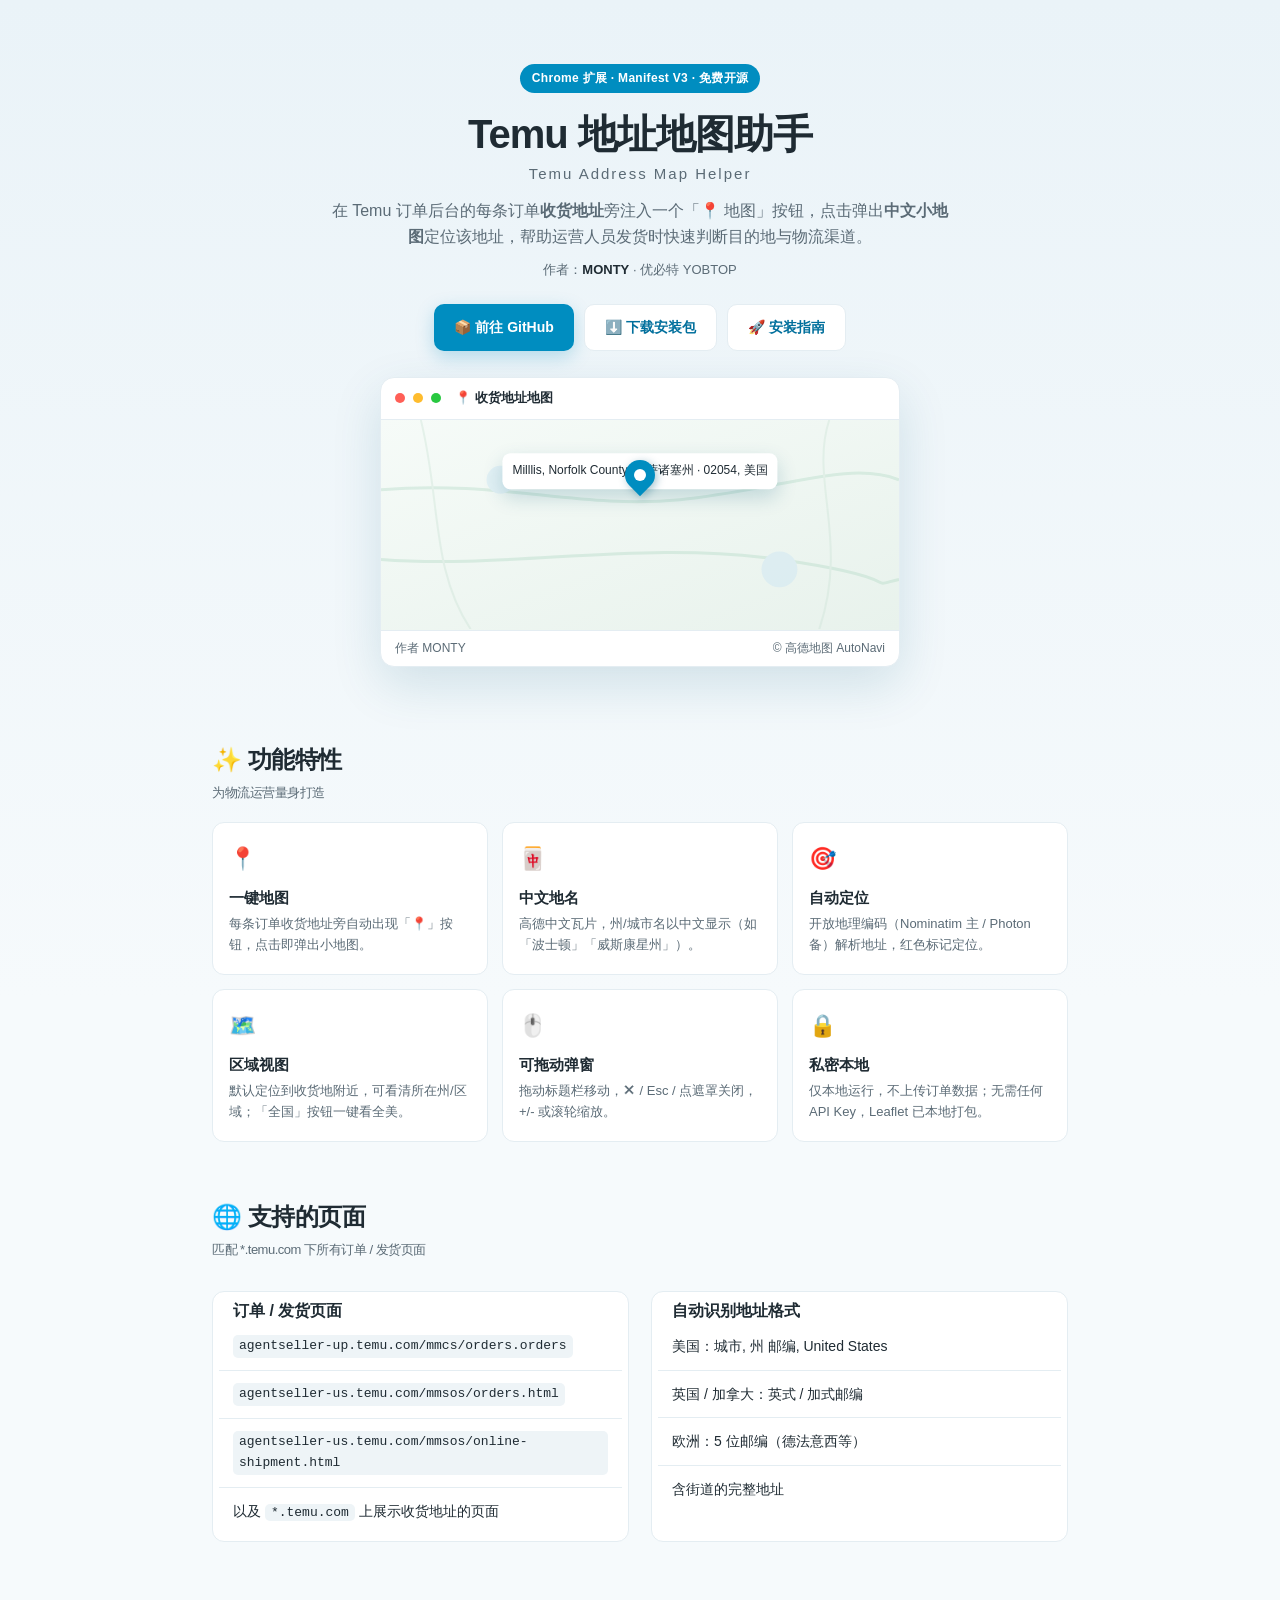
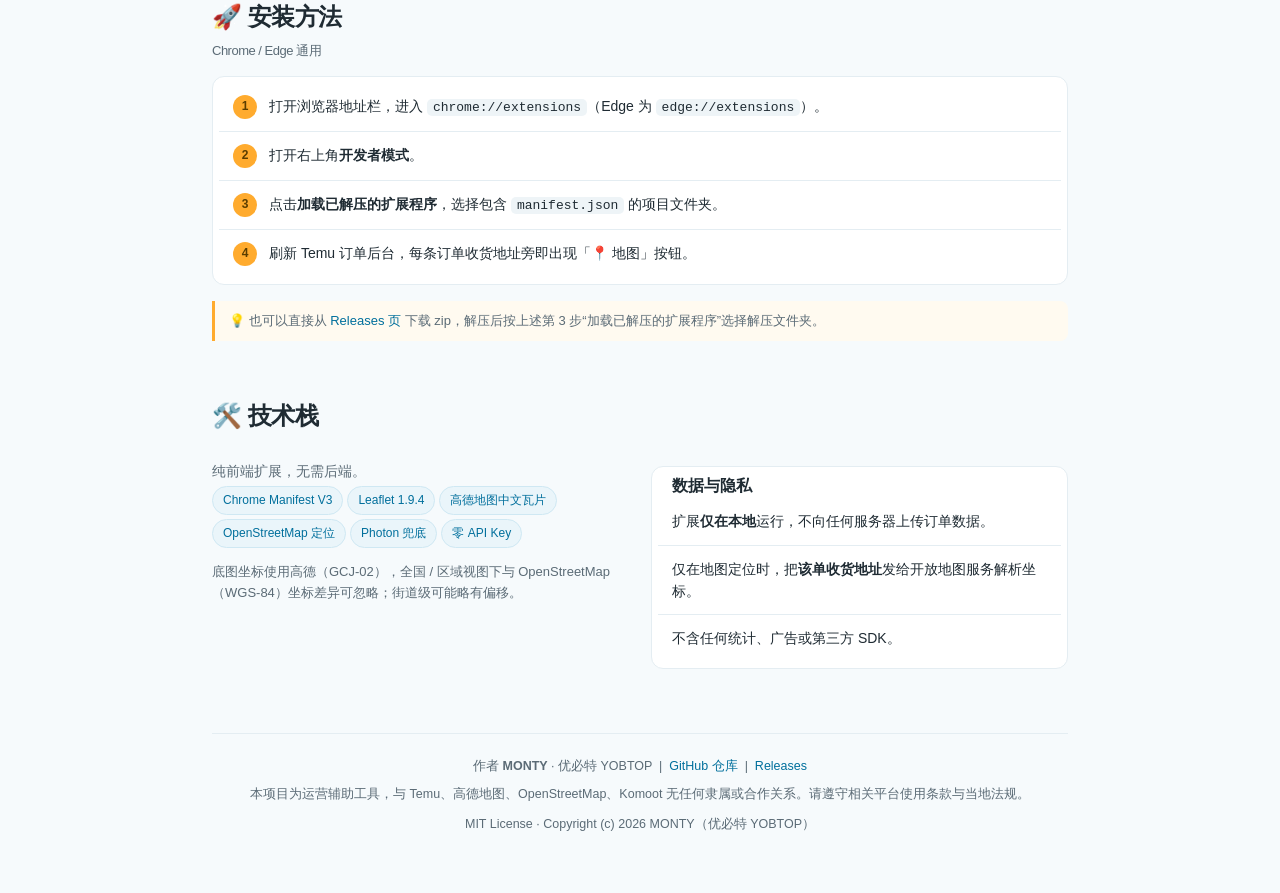
<file: docs/index.html>
<!DOCTYPE html>
<html lang="zh-CN">
<head>
<meta charset="utf-8">
<meta name="viewport" content="width=device-width, initial-scale=1">
<title>Temu 地址地图助手 · 浏览器扩展</title>
<meta name="description" content="在 Temu 订单后台的收货地址旁注入「📍 地图」按钮，点击弹出中文小地图定位地址，辅助运营判断物流渠道。Chrome Manifest V3 扩展。">
<link rel="icon" href="data:image/svg+xml,%3Csvg xmlns='http://www.w3.org/2000/svg' viewBox='0 0 32 32'%3E%3Crect width='32' height='32' rx='7' fill='%23008dc0'/%3E%3Cpath d='M16 25 L9 13 A7 7 0 1 1 23 13 Z' fill='%23fff'/%3E%3Ccircle cx='16' cy='13' r='3.2' fill='%23008dc0'/%3E%3C/svg%3E">
<style>
  :root{
    --blue:#008dc0; --blue-d:#006f9c; --ink:#1f2b33; --muted:#5b6b76;
    --bg:#f3f7fa; --card:#fff; --line:#e4edf2; --accent:#ffab2e;
  }
  *{box-sizing:border-box;margin:0;padding:0}
  body{font-family:-apple-system,BlinkMacSystemFont,"Segoe UI",Roboto,"PingFang SC","Microsoft YaHei",sans-serif;color:var(--ink);background:linear-gradient(180deg,#eaf3f8,#f6fafc 40%);line-height:1.6}
  a{color:var(--blue-d);text-decoration:none}
  a:hover{text-decoration:underline}
  .wrap{max-width:900px;margin:0 auto;padding:40px 22px 60px}
  /* hero */
  .hero{text-align:center;padding:24px 0 8px}
  .pill{display:inline-block;font-size:12px;font-weight:600;letter-spacing:.3px;color:#fff;background:var(--blue);padding:5px 12px;border-radius:20px;margin-bottom:18px}
  .hero h1{font-size:40px;line-height:1.15;font-weight:800;letter-spacing:-1px}
  .hero h1 .en{display:block;font-size:15px;font-weight:500;color:var(--muted);letter-spacing:2px;margin-top:8px}
  .hero p.sub{font-size:16px;color:var(--muted);max-width:620px;margin:16px auto 6px}
  .author{font-size:13px;color:var(--muted);margin-top:10px}
  .author b{color:var(--ink)}
  .btns{display:flex;flex-wrap:wrap;gap:10px;justify-content:center;margin:24px 0 8px}
  .btn{display:inline-flex;align-items:center;gap:7px;padding:11px 20px;border-radius:10px;font-size:14px;font-weight:600;background:var(--blue);color:#fff !important;text-decoration:none;box-shadow:0 6px 18px rgba(0,141,192,.25);transition:.15s}
  .btn:hover{background:var(--blue-d);transform:translateY(-1px)}
  .btn.ghost{background:#fff;color:var(--blue-d) !important;border:1px solid var(--line);box-shadow:none}
  .btn.ghost:hover{border-color:var(--blue);background:#f2fafc}
  /* visual mockup */
  .mock{max-width:520px;margin:26px auto 10px;background:#fff;border:1px solid var(--line);border-radius:14px;box-shadow:0 18px 50px rgba(0,90,120,.14);overflow:hidden}
  .mock-head{display:flex;align-items:center;gap:8px;padding:10px 14px;border-bottom:1px solid var(--line);font-size:13px}
  .mock-dot{width:10px;height:10px;border-radius:50%;background:#ff5f57}
  .mock-dot:nth-child(2){background:#febc2e}.mock-dot:nth-child(3){background:#28c840}
  .mock-title{margin-left:6px;font-weight:600}
  .mock-body{position:relative;height:210px;background:linear-gradient(160deg,#f6fbf8,#e8f2ec)}
  .mock-map-lines{position:absolute;inset:0;opacity:.5}
  .pin{position:absolute;left:50%;top:40%;transform:translate(-50%,-100%);width:34px;height:44px}
  .pin::before{content:"";position:absolute;left:2px;top:0;width:30px;height:30px;border-radius:50% 50% 50% 0;background:var(--blue);transform:rotate(-45deg);box-shadow:0 3px 8px rgba(0,90,120,.35)}
  .pin::after{content:"";position:absolute;left:11px;top:9px;width:12px;height:12px;border-radius:50%;background:#fff}
  .pop{position:absolute;left:50%;top:38%;transform:translate(-50%,-130%);background:#fff;border-radius:8px;box-shadow:0 8px 20px rgba(0,90,120,.2);padding:8px 10px;font-size:12px;white-space:nowrap}
  .mock-foot{display:flex;align-items:center;justify-content:space-between;padding:8px 14px;border-top:1px solid var(--line);font-size:12px;color:var(--muted)}
  /* sections */
  h2{font-size:24px;font-weight:800;margin:56px 0 6px;letter-spacing:-.5px}
  h2 small{display:block;font-size:13px;font-weight:500;color:var(--muted);margin-top:4px}
  .cards{display:grid;grid-template-columns:repeat(auto-fit,minmax(210px,1fr));gap:14px;margin-top:18px}
  .card{background:var(--card);border:1px solid var(--line);border-radius:12px;padding:18px 16px}
  .card .ic{font-size:22px}
  .card h3{font-size:15px;font-weight:700;margin:10px 0 4px}
  .card p{font-size:13px;color:var(--muted)}
  .list{background:var(--card);border:1px solid var(--line);border-radius:12px;padding:6px 6px;margin-top:14px}
  .list ol,.list ul{margin:0;padding:0;list-style:none}
  .list li{display:flex;gap:12px;padding:12px 14px;border-bottom:1px solid var(--line);font-size:14px}
  .list li:last-child{border-bottom:none}
  .li-num{flex:none;width:24px;height:24px;border-radius:50%;background:var(--blue);color:#fff;font-size:12px;font-weight:700;display:flex;align-items:center;justify-content:center}
  .steps .li-num{background:var(--accent);color:#5a3d00}
  code{font-family:ui-monospace,SFMono-Regular,Menlo,monospace;background:#eef4f7;padding:1px 6px;border-radius:5px;font-size:13px}
  .grid2{display:grid;grid-template-columns:repeat(auto-fit,minmax(260px,1fr));gap:22px;margin-top:16px}
  .tag{display:inline-block;font-size:12px;color:var(--blue-d);background:#eaf5fa;border:1px solid #cfe8f3;padding:4px 10px;border-radius:16px;margin:4px 4px 0 0}
  .note{font-size:13px;color:var(--muted);border-left:3px solid var(--accent);background:#fffaf0;padding:10px 14px;border-radius:0 8px 8px 0;margin-top:16px}
  footer{margin-top:64px;padding-top:22px;border-top:1px solid var(--line);font-size:12.5px;color:var(--muted);text-align:center}
  footer a{color:var(--blue-d)}
</style>
</head>
<body>
<div class="wrap">

  <div class="hero">
    <span class="pill">Chrome 扩展 · Manifest V3 · 免费开源</span>
    <h1>Temu 地址地图助手<span class="en">Temu Address Map Helper</span></h1>
    <p class="sub">在 Temu 订单后台的每条订单<strong>收货地址</strong>旁注入一个「📍 地图」按钮，点击弹出<strong>中文小地图</strong>定位该地址，帮助运营人员发货时快速判断目的地与物流渠道。</p>
    <div class="author">作者：<b>MONTY</b> · 优必特 YOBTOP</div>
    <div class="btns">
      <a class="btn" href="https://github.com/monty8800/temu-address-map-helper">📦 前往 GitHub</a>
      <a class="btn ghost" href="https://github.com/monty8800/temu-address-map-helper/releases">⬇️ 下载安装包</a>
      <a class="btn ghost" href="#install">🚀 安装指南</a>
    </div>

    <!-- 运行示意 -->
    <div class="mock">
      <div class="mock-head"><span class="mock-dot"></span><span class="mock-dot"></span><span class="mock-dot"></span><span class="mock-title">📍 收货地址地图</span></div>
      <div class="mock-body">
        <svg class="mock-map-lines" viewBox="0 0 520 210" preserveAspectRatio="none">
          <path d="M0 70 C120 60 200 90 300 80 S470 40 520 60" stroke="#bfe0cf" stroke-width="3" fill="none"/>
          <path d="M0 140 C130 150 260 120 400 140 S480 170 520 160" stroke="#bfe0cf" stroke-width="3" fill="none"/>
          <path d="M40 0 C60 80 50 150 90 210" stroke="#d3e7dc" stroke-width="2" fill="none"/>
          <path d="M450 0 C430 60 470 120 440 210" stroke="#d3e7dc" stroke-width="2" fill="none"/>
          <circle cx="120" cy="60" r="14" fill="#cfe7f3"/><circle cx="400" cy="150" r="18" fill="#cfe7f3"/>
        </svg>
        <div class="pop">Milllis, Norfolk County, 马萨诸塞州 · 02054, 美国</div>
        <div class="pin"></div>
      </div>
      <div class="mock-foot"><span>作者 MONTY</span><span>© 高德地图 AutoNavi</span></div>
    </div>
  </div>

  <!-- 功能 -->
  <h2>✨ 功能特性<small>为物流运营量身打造</small></h2>
  <div class="cards">
    <div class="card"><div class="ic">📍</div><h3>一键地图</h3><p>每条订单收货地址旁自动出现「📍」按钮，点击即弹出小地图。</p></div>
    <div class="card"><div class="ic">🀄</div><h3>中文地名</h3><p>高德中文瓦片，州/城市名以中文显示（如「波士顿」「威斯康星州」）。</p></div>
    <div class="card"><div class="ic">🎯</div><h3>自动定位</h3><p>开放地理编码（Nominatim 主 / Photon 备）解析地址，红色标记定位。</p></div>
    <div class="card"><div class="ic">🗺️</div><h3>区域视图</h3><p>默认定位到收货地附近，可看清所在州/区域；「全国」按钮一键看全美。</p></div>
    <div class="card"><div class="ic">🖱️</div><h3>可拖动弹窗</h3><p>拖动标题栏移动，✕ / Esc / 点遮罩关闭，+/- 或滚轮缩放。</p></div>
    <div class="card"><div class="ic">🔒</div><h3>私密本地</h3><p>仅本地运行，不上传订单数据；无需任何 API Key，Leaflet 已本地打包。</p></div>
  </div>

  <!-- 支持页面 -->
  <h2>🌐 支持的页面<small>匹配 *.temu.com 下所有订单 / 发货页面</small></h2>
  <div class="grid2">
    <div class="list"><b style="padding:4px 14px">订单 / 发货页面</b><ul>
      <li><code>agentseller-up.temu.com/mmcs/orders.orders</code></li>
      <li><code>agentseller-us.temu.com/mmsos/orders.html</code></li>
      <li><code>agentseller-us.temu.com/mmsos/online-shipment.html</code></li>
      <li><span>以及 <code>*.temu.com</code> 上展示收货地址的页面</span></li>
    </ul></div>
    <div class="list"><b style="padding:4px 14px">自动识别地址格式</b><ul>
      <li>美国：城市, 州 邮编, United States</li>
      <li>英国 / 加拿大：英式 / 加式邮编</li>
      <li>欧洲：5 位邮编（德法意西等）</li>
      <li>含街道的完整地址</li>
    </ul></div>
  </div>

  <!-- 安装 -->
  <h2 id="install">🚀 安装方法<small>Chrome / Edge 通用</small></h2>
  <div class="list steps">
    <ol>
      <li><span class="li-num">1</span><span>打开浏览器地址栏，进入 <code>chrome://extensions</code>（Edge 为 <code>edge://extensions</code>）。</span></li>
      <li><span class="li-num">2</span><span>打开右上角<strong>开发者模式</strong>。</span></li>
      <li><span class="li-num">3</span><span>点击<strong>加载已解压的扩展程序</strong>，选择包含 <code>manifest.json</code> 的项目文件夹。</span></li>
      <li><span class="li-num">4</span><span>刷新 Temu 订单后台，每条订单收货地址旁即出现「📍 地图」按钮。</span></li>
    </ol>
  </div>
  <div class="note">💡 也可以直接从 <a href="https://github.com/monty8800/temu-address-map-helper/releases">Releases 页</a> 下载 zip，解压后按上述第 3 步“加载已解压的扩展程序”选择解压文件夹。</div>

  <!-- 技术栈 -->
  <h2>🛠️ 技术栈</h2>
  <div class="grid2">
    <div>
      <p style="font-size:14px;color:var(--muted);margin-top:8px">纯前端扩展，无需后端。</p>
      <div>
        <span class="tag">Chrome Manifest V3</span><span class="tag">Leaflet 1.9.4</span><span class="tag">高德地图中文瓦片</span><span class="tag">OpenStreetMap 定位</span><span class="tag">Photon 兜底</span><span class="tag">零 API Key</span>
      </div>
      <p style="font-size:13px;color:var(--muted);margin-top:14px">底图坐标使用高德（GCJ-02），全国 / 区域视图下与 OpenStreetMap（WGS-84）坐标差异可忽略；街道级可能略有偏移。</p>
    </div>
    <div class="list"><b style="padding:4px 14px">数据与隐私</b><ul>
      <li><span>扩展<strong>仅在本地</strong>运行，不向任何服务器上传订单数据。</span></li>
      <li><span>仅在地图定位时，把<strong>该单收货地址</strong>发给开放地图服务解析坐标。</span></li>
      <li><span>不含任何统计、广告或第三方 SDK。</span></li>
    </ul></div>
  </div>

  <footer>
    <p>作者 <b>MONTY</b> · 优必特 YOBTOP &nbsp;|&nbsp; <a href="https://github.com/monty8800/temu-address-map-helper">GitHub 仓库</a> &nbsp;|&nbsp; <a href="https://github.com/monty8800/temu-address-map-helper/releases">Releases</a></p>
    <p style="margin-top:8px">本项目为运营辅助工具，与 Temu、高德地图、OpenStreetMap、Komoot 无任何隶属或合作关系。请遵守相关平台使用条款与当地法规。</p>
    <p style="margin-top:10px">MIT License · Copyright (c) 2026 MONTY（优必特 YOBTOP）</p>
  </footer>
</div>
</body>
</html>
</file>
